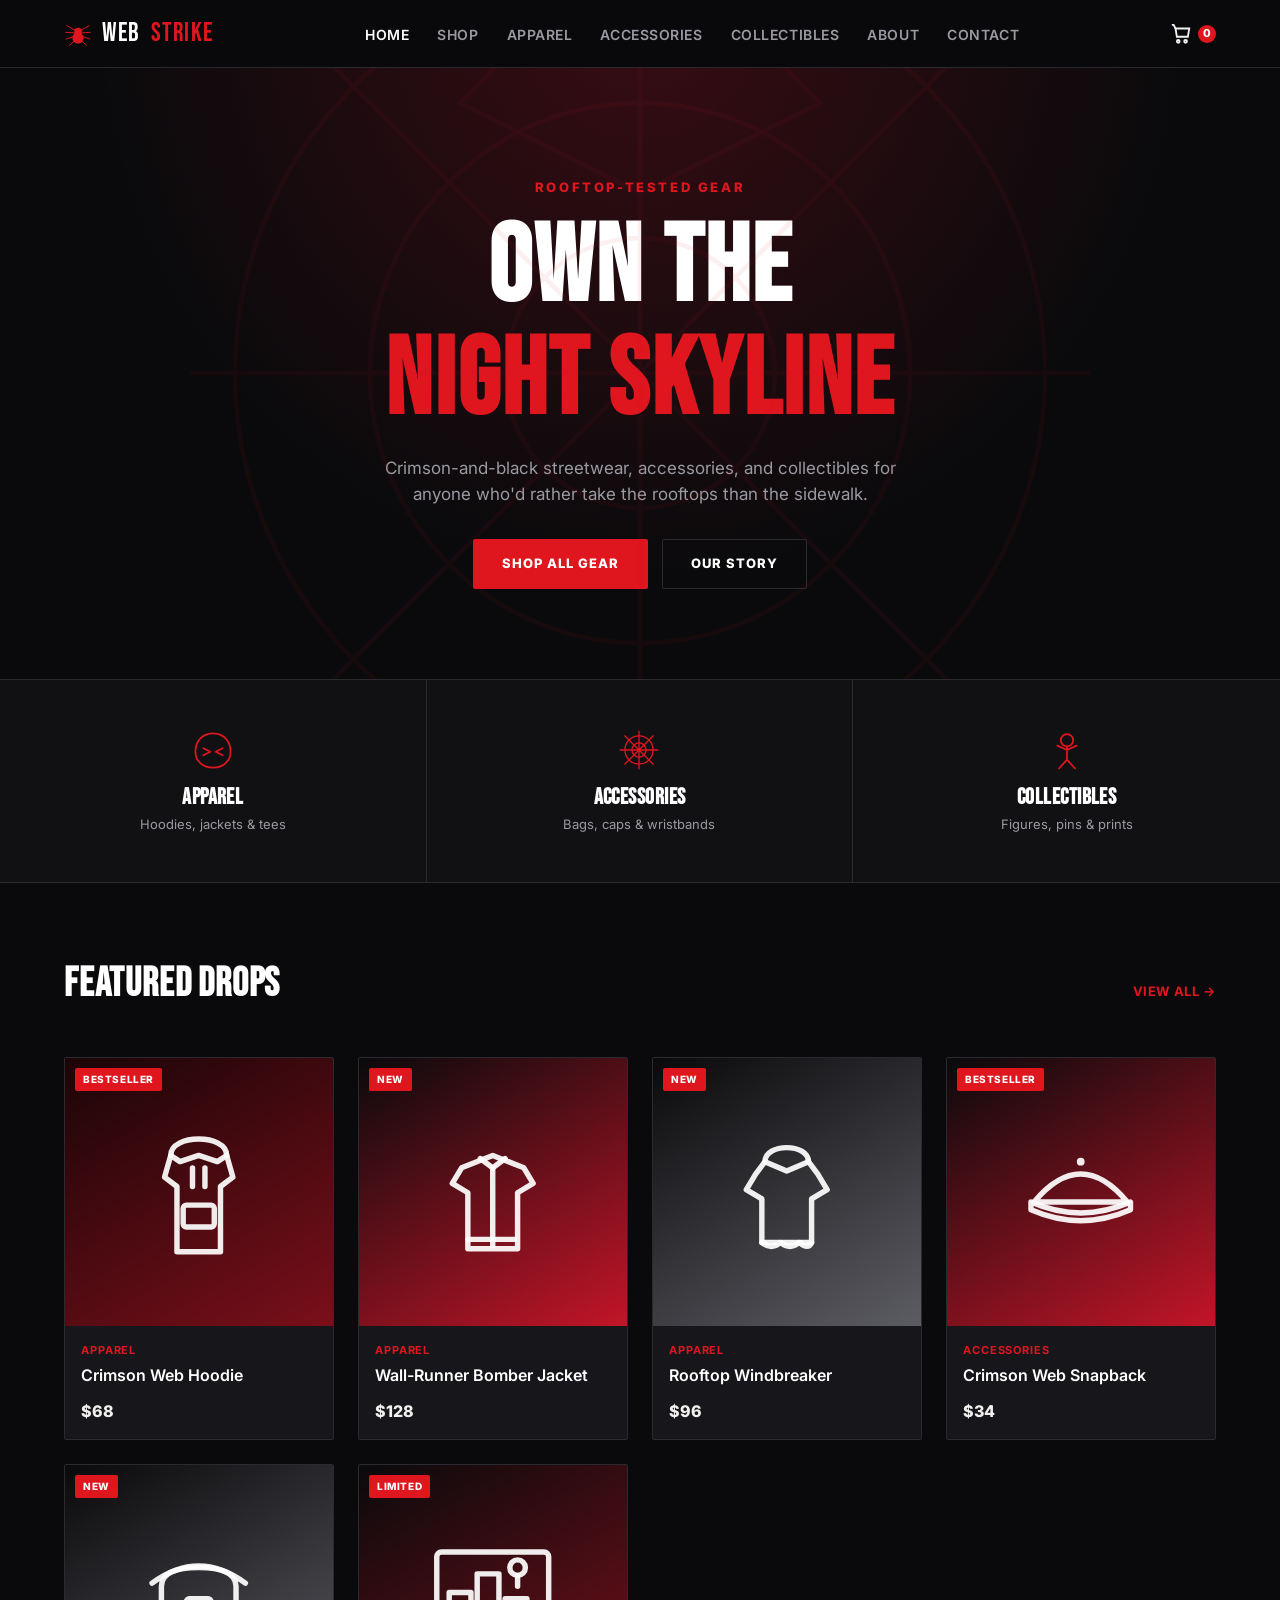
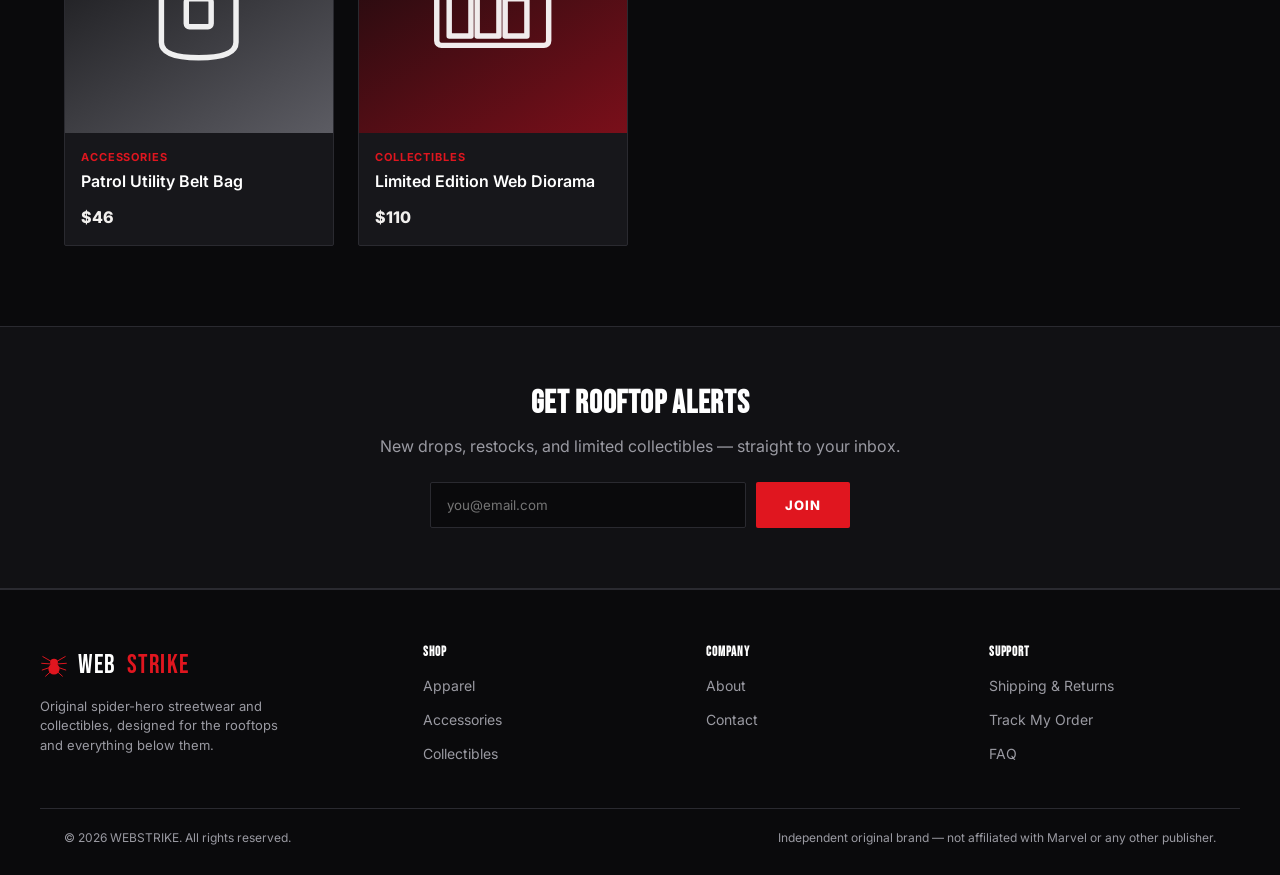
<file: web-store/index.html>
<!doctype html>
<html lang="en">
<head>
  <meta charset="UTF-8" />
  <meta name="viewport" content="width=device-width, initial-scale=1.0" />
  <title>WEBSTRIKE — Spider-Hero Streetwear &amp; Collectibles</title>
  <meta name="description" content="Original spider-hero themed streetwear, accessories, and collectibles. Crimson-and-black apparel built for rooftop nights." />
  <link rel="icon" href="data:image/svg+xml,%3Csvg xmlns='http://www.w3.org/2000/svg' viewBox='0 0 100 100'%3E%3Ccircle cx='50' cy='42' r='14' fill='%23e0161f'/%3E%3Ccircle cx='50' cy='64' r='20' fill='%23e0161f'/%3E%3C/svg%3E" />
  <link rel="stylesheet" href="css/styles.css" />
</head>
<body>

  <header class="site-header">
    <nav class="nav">
      <a href="index.html" class="logo">
        <span class="icon-spider-wrap" data-logo-icon></span>
        WEB<span>STRIKE</span>
      </a>
      <button class="nav-toggle" data-nav-toggle aria-label="Toggle menu">&#9776;</button>
      <ul class="nav-links" data-nav-links>
        <li><a href="index.html" class="active">Home</a></li>
        <li><a href="shop.html">Shop</a></li>
        <li><a href="shop.html?category=apparel">Apparel</a></li>
        <li><a href="shop.html?category=accessories">Accessories</a></li>
        <li><a href="shop.html?category=collectibles">Collectibles</a></li>
        <li><a href="about.html">About</a></li>
        <li><a href="contact.html">Contact</a></li>
      </ul>
      <div class="nav-actions">
        <a href="cart.html" class="cart-link">
          <svg viewBox="0 0 24 24" fill="none" stroke="currentColor" stroke-width="2"><path d="M6 6h15l-1.5 9h-12z"/><path d="M6 6L4 2H2"/><circle cx="9" cy="20" r="1.5"/><circle cx="17" cy="20" r="1.5"/></svg>
          <span class="cart-badge" data-cart-count hidden>0</span>
        </a>
      </div>
    </nav>
  </header>

  <section class="hero">
    <div class="web-bg" data-web-bg></div>
    <p class="hero-eyebrow">Rooftop-Tested Gear</p>
    <h1>OWN THE<br /><span>NIGHT SKYLINE</span></h1>
    <p class="lead">Crimson-and-black streetwear, accessories, and collectibles for anyone who'd rather take the rooftops than the sidewalk.</p>
    <div class="hero-actions">
      <a href="shop.html" class="btn btn-primary">Shop All Gear</a>
      <a href="about.html" class="btn btn-outline">Our Story</a>
    </div>
  </section>

  <div class="category-strip">
    <a class="category-tile" href="shop.html?category=apparel">
      <span data-cat-icon="mask"></span>
      <h3>Apparel</h3>
      <p>Hoodies, jackets &amp; tees</p>
    </a>
    <a class="category-tile" href="shop.html?category=accessories">
      <span data-cat-icon="web"></span>
      <h3>Accessories</h3>
      <p>Bags, caps &amp; wristbands</p>
    </a>
    <a class="category-tile" href="shop.html?category=collectibles">
      <span data-cat-icon="figure"></span>
      <h3>Collectibles</h3>
      <p>Figures, pins &amp; prints</p>
    </a>
  </div>

  <section class="section">
    <div class="container">
      <div class="section-head">
        <h2>Featured Drops</h2>
        <a href="shop.html" class="view-all">View All &rarr;</a>
      </div>
      <div class="product-grid" data-featured-grid></div>
    </div>
  </section>

  <section class="newsletter">
    <div class="container">
      <h2>Get Rooftop Alerts</h2>
      <p>New drops, restocks, and limited collectibles — straight to your inbox.</p>
      <form class="newsletter-form" data-newsletter-form>
        <input type="email" required placeholder="you@email.com" aria-label="Email address" />
        <button type="submit" class="btn btn-primary">Join</button>
      </form>
    </div>
  </section>

  <footer class="site-footer">
    <div class="footer-grid">
      <div class="footer-brand">
        <a href="index.html" class="logo"><span class="icon-spider-wrap" data-logo-icon></span>WEB<span>STRIKE</span></a>
        <p>Original spider-hero streetwear and collectibles, designed for the rooftops and everything below them.</p>
      </div>
      <div class="footer-col">
        <h4>Shop</h4>
        <ul>
          <li><a href="shop.html?category=apparel">Apparel</a></li>
          <li><a href="shop.html?category=accessories">Accessories</a></li>
          <li><a href="shop.html?category=collectibles">Collectibles</a></li>
        </ul>
      </div>
      <div class="footer-col">
        <h4>Company</h4>
        <ul>
          <li><a href="about.html">About</a></li>
          <li><a href="contact.html">Contact</a></li>
        </ul>
      </div>
      <div class="footer-col">
        <h4>Support</h4>
        <ul>
          <li><a href="contact.html">Shipping &amp; Returns</a></li>
          <li><a href="contact.html">Track My Order</a></li>
          <li><a href="contact.html">FAQ</a></li>
        </ul>
      </div>
    </div>
    <div class="footer-bottom container">
      <span>&copy; 2026 WEBSTRIKE. All rights reserved.</span>
      <span>Independent original brand — not affiliated with Marvel or any other publisher.</span>
    </div>
  </footer>

  <script src="js/icons.js"></script>
  <script src="js/products.js"></script>
  <script src="js/cart.js"></script>
  <script src="js/main.js"></script>
  <script>
    document.querySelectorAll("[data-logo-icon]").forEach((el) => (el.innerHTML = spiderMarkSVG()));
    document.querySelectorAll("[data-web-bg]").forEach((el) => (el.innerHTML = webCrackSVG()));
    document.querySelectorAll("[data-cat-icon]").forEach((el) => (el.innerHTML = categoryIcon(el.dataset.catIcon)));

    function productCardHTML(p) {
      return `
        <a class="product-card" href="product.html?id=${p.id}">
          <div class="product-media" style="background: linear-gradient(150deg, ${p.colorway[0]}, ${p.colorway[1]})">
            ${p.badge ? `<span class="product-badge">${p.badge}</span>` : ""}
            ${productMediaHTML(p)}
          </div>
          <div class="product-info">
            <span class="product-category">${p.category}</span>
            <span class="product-name">${p.name}</span>
            <span class="product-price">$${p.price}</span>
          </div>
        </a>`;
    }

    const featured = PRODUCTS.filter((p) => p.badge).slice(0, 8);
    document.querySelector("[data-featured-grid]").innerHTML = featured.map(productCardHTML).join("");
  </script>
</body>
</html>
</file>
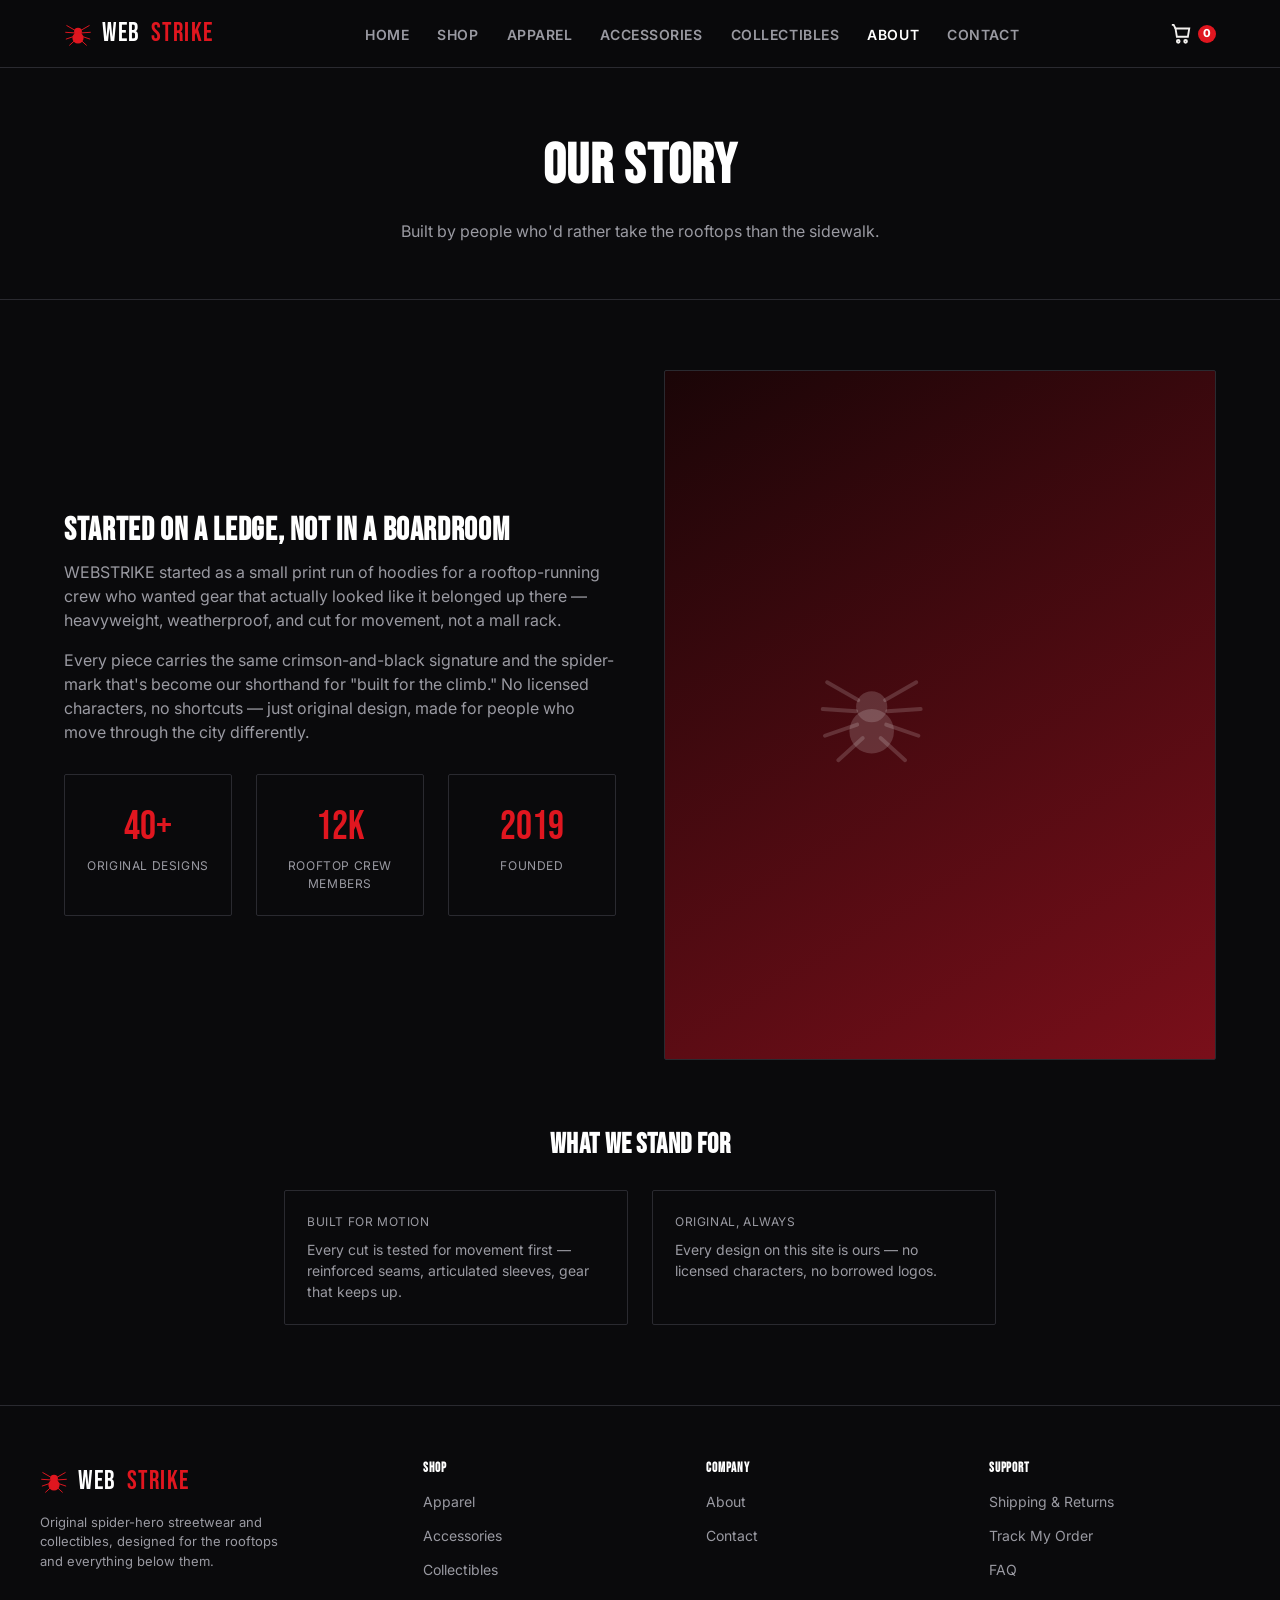
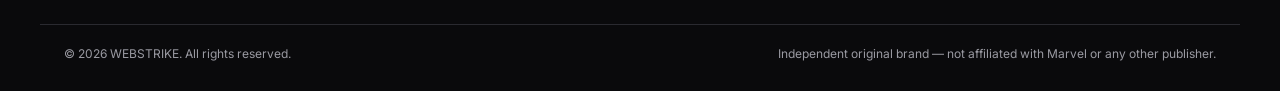
<file: web-store/about.html>
<!doctype html>
<html lang="en">
<head>
  <meta charset="UTF-8" />
  <meta name="viewport" content="width=device-width, initial-scale=1.0" />
  <title>Our Story — WEBSTRIKE</title>
  <meta name="description" content="The story behind WEBSTRIKE — original spider-hero streetwear built for rooftop nights." />
  <link rel="icon" href="data:image/svg+xml,%3Csvg xmlns='http://www.w3.org/2000/svg' viewBox='0 0 100 100'%3E%3Ccircle cx='50' cy='42' r='14' fill='%23e0161f'/%3E%3Ccircle cx='50' cy='64' r='20' fill='%23e0161f'/%3E%3C/svg%3E" />
  <link rel="stylesheet" href="css/styles.css" />
</head>
<body>

  <header class="site-header">
    <nav class="nav">
      <a href="index.html" class="logo"><span class="icon-spider-wrap" data-logo-icon></span>WEB<span>STRIKE</span></a>
      <button class="nav-toggle" data-nav-toggle aria-label="Toggle menu">&#9776;</button>
      <ul class="nav-links" data-nav-links>
        <li><a href="index.html">Home</a></li>
        <li><a href="shop.html">Shop</a></li>
        <li><a href="shop.html?category=apparel">Apparel</a></li>
        <li><a href="shop.html?category=accessories">Accessories</a></li>
        <li><a href="shop.html?category=collectibles">Collectibles</a></li>
        <li><a href="about.html" class="active">About</a></li>
        <li><a href="contact.html">Contact</a></li>
      </ul>
      <div class="nav-actions">
        <a href="cart.html" class="cart-link">
          <svg viewBox="0 0 24 24" fill="none" stroke="currentColor" stroke-width="2"><path d="M6 6h15l-1.5 9h-12z"/><path d="M6 6L4 2H2"/><circle cx="9" cy="20" r="1.5"/><circle cx="17" cy="20" r="1.5"/></svg>
          <span class="cart-badge" data-cart-count hidden>0</span>
        </a>
      </div>
    </nav>
  </header>

  <div class="page-hero">
    <h1>Our Story</h1>
    <p>Built by people who'd rather take the rooftops than the sidewalk.</p>
  </div>

  <div class="two-col">
    <div>
      <h2 style="color:var(--white); font-size:32px;">Started On A Ledge, Not In A Boardroom</h2>
      <p>WEBSTRIKE started as a small print run of hoodies for a rooftop-running crew who wanted gear that actually looked like it belonged up there — heavyweight, weatherproof, and cut for movement, not a mall rack.</p>
      <p>Every piece carries the same crimson-and-black signature and the spider-mark that's become our shorthand for "built for the climb." No licensed characters, no shortcuts — just original design, made for people who move through the city differently.</p>
      <div class="stat-grid">
        <div class="stat-box"><div class="num">40+</div><div class="label">Original Designs</div></div>
        <div class="stat-box"><div class="num">12K</div><div class="label">Rooftop Crew Members</div></div>
        <div class="stat-box"><div class="num">2019</div><div class="label">Founded</div></div>
      </div>
    </div>
    <div class="product-detail-media" style="background: linear-gradient(150deg, #1a0507, #7a0f1a); aspect-ratio: 4/5;">
      <span data-hero-icon></span>
    </div>
  </div>

  <section class="section" style="padding-top:0;">
    <div class="container" style="max-width:760px;">
      <h2 style="color:var(--white); font-size:28px; text-align:center;">What We Stand For</h2>
      <div class="stat-grid" style="grid-template-columns: 1fr 1fr;">
        <div class="stat-box" style="text-align:left;">
          <div class="label" style="margin-bottom:8px;">Built For Motion</div>
          <p style="margin:0; font-size:14px;">Every cut is tested for movement first — reinforced seams, articulated sleeves, gear that keeps up.</p>
        </div>
        <div class="stat-box" style="text-align:left;">
          <div class="label" style="margin-bottom:8px;">Original, Always</div>
          <p style="margin:0; font-size:14px;">Every design on this site is ours — no licensed characters, no borrowed logos.</p>
        </div>
      </div>
    </div>
  </section>

  <footer class="site-footer">
    <div class="footer-grid">
      <div class="footer-brand">
        <a href="index.html" class="logo"><span class="icon-spider-wrap" data-logo-icon></span>WEB<span>STRIKE</span></a>
        <p>Original spider-hero streetwear and collectibles, designed for the rooftops and everything below them.</p>
      </div>
      <div class="footer-col">
        <h4>Shop</h4>
        <ul>
          <li><a href="shop.html?category=apparel">Apparel</a></li>
          <li><a href="shop.html?category=accessories">Accessories</a></li>
          <li><a href="shop.html?category=collectibles">Collectibles</a></li>
        </ul>
      </div>
      <div class="footer-col">
        <h4>Company</h4>
        <ul>
          <li><a href="about.html">About</a></li>
          <li><a href="contact.html">Contact</a></li>
        </ul>
      </div>
      <div class="footer-col">
        <h4>Support</h4>
        <ul>
          <li><a href="contact.html">Shipping &amp; Returns</a></li>
          <li><a href="contact.html">Track My Order</a></li>
          <li><a href="contact.html">FAQ</a></li>
        </ul>
      </div>
    </div>
    <div class="footer-bottom container">
      <span>&copy; 2026 WEBSTRIKE. All rights reserved.</span>
      <span>Independent original brand — not affiliated with Marvel or any other publisher.</span>
    </div>
  </footer>

  <script src="js/icons.js"></script>
  <script src="js/products.js"></script>
  <script src="js/cart.js"></script>
  <script src="js/main.js"></script>
  <script>
    document.querySelectorAll("[data-logo-icon]").forEach((el) => (el.innerHTML = spiderMarkSVG()));
    document.querySelectorAll("[data-hero-icon]").forEach((el) => {
      el.innerHTML = spiderMarkSVG();
      el.style.width = "45%";
      el.style.color = "rgba(255,255,255,0.18)";
    });
  </script>
</body>
</html>
</file>
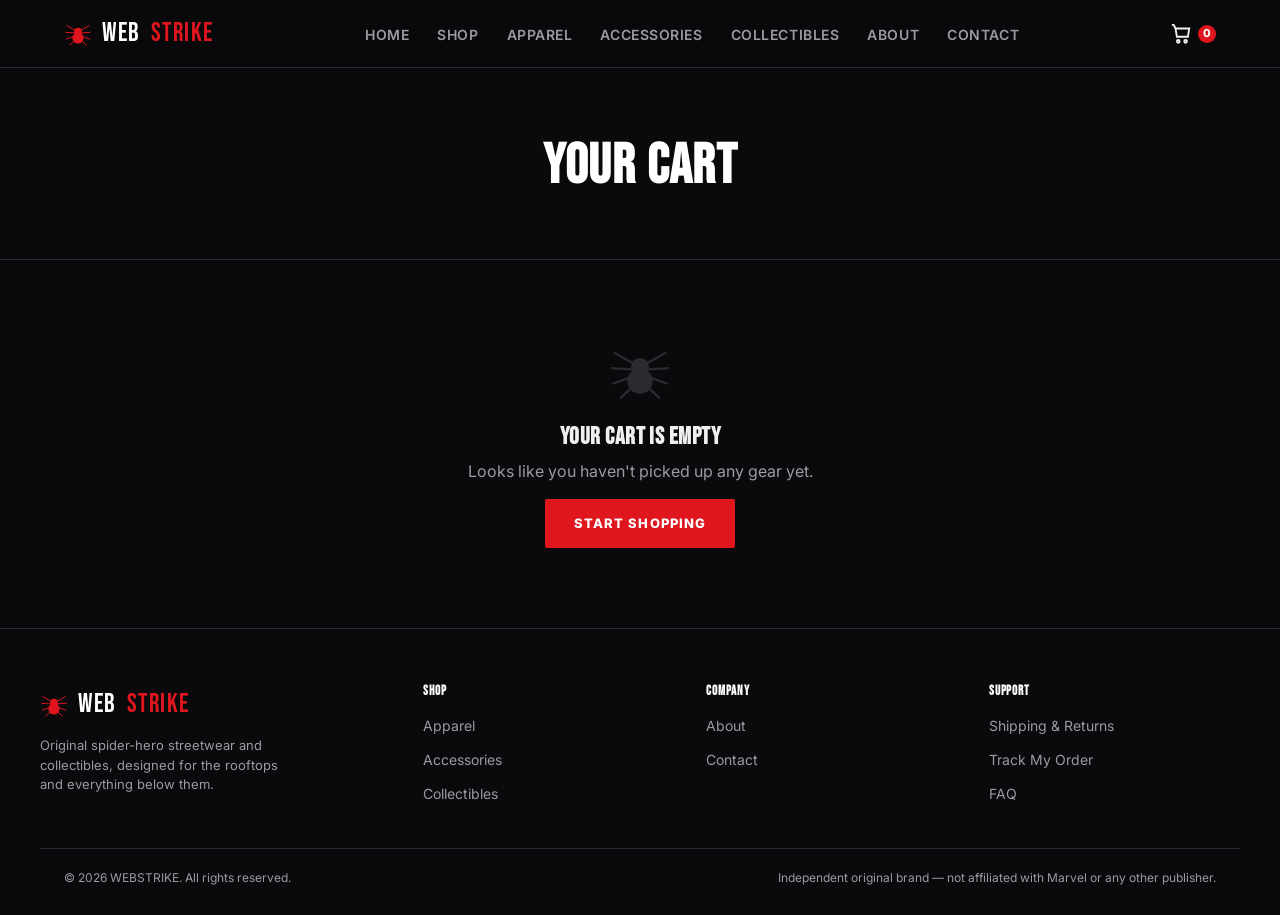
<file: web-store/cart.html>
<!doctype html>
<html lang="en">
<head>
  <meta charset="UTF-8" />
  <meta name="viewport" content="width=device-width, initial-scale=1.0" />
  <title>Your Cart — WEBSTRIKE</title>
  <link rel="icon" href="data:image/svg+xml,%3Csvg xmlns='http://www.w3.org/2000/svg' viewBox='0 0 100 100'%3E%3Ccircle cx='50' cy='42' r='14' fill='%23e0161f'/%3E%3Ccircle cx='50' cy='64' r='20' fill='%23e0161f'/%3E%3C/svg%3E" />
  <link rel="stylesheet" href="css/styles.css" />
</head>
<body>

  <header class="site-header">
    <nav class="nav">
      <a href="index.html" class="logo"><span class="icon-spider-wrap" data-logo-icon></span>WEB<span>STRIKE</span></a>
      <button class="nav-toggle" data-nav-toggle aria-label="Toggle menu">&#9776;</button>
      <ul class="nav-links" data-nav-links>
        <li><a href="index.html">Home</a></li>
        <li><a href="shop.html">Shop</a></li>
        <li><a href="shop.html?category=apparel">Apparel</a></li>
        <li><a href="shop.html?category=accessories">Accessories</a></li>
        <li><a href="shop.html?category=collectibles">Collectibles</a></li>
        <li><a href="about.html">About</a></li>
        <li><a href="contact.html">Contact</a></li>
      </ul>
      <div class="nav-actions">
        <a href="cart.html" class="cart-link active">
          <svg viewBox="0 0 24 24" fill="none" stroke="currentColor" stroke-width="2"><path d="M6 6h15l-1.5 9h-12z"/><path d="M6 6L4 2H2"/><circle cx="9" cy="20" r="1.5"/><circle cx="17" cy="20" r="1.5"/></svg>
          <span class="cart-badge" data-cart-count hidden>0</span>
        </a>
      </div>
    </nav>
  </header>

  <div class="page-hero">
    <h1>Your Cart</h1>
  </div>

  <div id="cart-root"></div>

  <footer class="site-footer">
    <div class="footer-grid">
      <div class="footer-brand">
        <a href="index.html" class="logo"><span class="icon-spider-wrap" data-logo-icon></span>WEB<span>STRIKE</span></a>
        <p>Original spider-hero streetwear and collectibles, designed for the rooftops and everything below them.</p>
      </div>
      <div class="footer-col">
        <h4>Shop</h4>
        <ul>
          <li><a href="shop.html?category=apparel">Apparel</a></li>
          <li><a href="shop.html?category=accessories">Accessories</a></li>
          <li><a href="shop.html?category=collectibles">Collectibles</a></li>
        </ul>
      </div>
      <div class="footer-col">
        <h4>Company</h4>
        <ul>
          <li><a href="about.html">About</a></li>
          <li><a href="contact.html">Contact</a></li>
        </ul>
      </div>
      <div class="footer-col">
        <h4>Support</h4>
        <ul>
          <li><a href="contact.html">Shipping &amp; Returns</a></li>
          <li><a href="contact.html">Track My Order</a></li>
          <li><a href="contact.html">FAQ</a></li>
        </ul>
      </div>
    </div>
    <div class="footer-bottom container">
      <span>&copy; 2026 WEBSTRIKE. All rights reserved.</span>
      <span>Independent original brand — not affiliated with Marvel or any other publisher.</span>
    </div>
  </footer>

  <script src="js/icons.js"></script>
  <script src="js/products.js"></script>
  <script src="js/cart.js"></script>
  <script src="js/main.js"></script>
  <script>
    document.querySelectorAll("[data-logo-icon]").forEach((el) => (el.innerHTML = spiderMarkSVG()));

    const root = document.getElementById("cart-root");

    function renderCart() {
      const cart = getCart();

      if (cart.length === 0) {
        root.innerHTML = `
          <div class="empty-state">
            ${spiderMarkSVG()}
            <h2>Your Cart Is Empty</h2>
            <p>Looks like you haven't picked up any gear yet.</p>
            <a href="shop.html" class="btn btn-primary">Start Shopping</a>
          </div>`;
        return;
      }

      const itemsHTML = cart
        .map((item) => {
          const p = getProductById(item.id);
          if (!p) return "";
          return `
            <div class="cart-item">
              <div class="cart-item-media" style="background: linear-gradient(150deg, ${p.colorway[0]}, ${p.colorway[1]})">
                ${productMediaHTML(p)}
              </div>
              <div>
                <div class="cart-item-name">${p.name}</div>
                <div class="cart-item-meta">Size: ${item.size} &middot; $${p.price} each</div>
                <div class="qty-control" style="margin-top:10px">
                  <button type="button" data-qty-down="${p.id}|${item.size}" aria-label="Decrease quantity">&minus;</button>
                  <span>${item.qty}</span>
                  <button type="button" data-qty-up="${p.id}|${item.size}" aria-label="Increase quantity">+</button>
                </div>
              </div>
              <div class="cart-item-right">
                <strong>$${(p.price * item.qty).toFixed(2)}</strong>
                <button type="button" class="cart-item-remove" data-remove="${p.id}|${item.size}">Remove</button>
              </div>
            </div>`;
        })
        .join("");

      const subtotal = getCartTotal();
      const shipping = subtotal > 0 ? 8 : 0;

      root.innerHTML = `
        <div class="cart-page">
          <div class="cart-items">${itemsHTML}</div>
          <div class="summary-box">
            <div class="summary-row"><span>Subtotal</span><span>$${subtotal.toFixed(2)}</span></div>
            <div class="summary-row"><span>Shipping</span><span>$${shipping.toFixed(2)}</span></div>
            <div class="summary-row total"><span>Total</span><span>$${(subtotal + shipping).toFixed(2)}</span></div>
            <button type="button" class="btn btn-primary btn-block" style="margin-top:18px" data-checkout>Checkout</button>
            <a href="shop.html" class="btn btn-outline btn-block" style="margin-top:10px">Continue Shopping</a>
          </div>
        </div>`;

      root.querySelectorAll("[data-qty-up]").forEach((btn) => {
        btn.addEventListener("click", () => {
          const [id, size] = btn.dataset.qtyUp.split("|");
          const item = getCart().find((i) => i.id === id && i.size === size);
          updateCartItemQty(id, size, item.qty + 1);
          renderCart();
        });
      });
      root.querySelectorAll("[data-qty-down]").forEach((btn) => {
        btn.addEventListener("click", () => {
          const [id, size] = btn.dataset.qtyDown.split("|");
          const item = getCart().find((i) => i.id === id && i.size === size);
          updateCartItemQty(id, size, item.qty - 1);
          renderCart();
        });
      });
      root.querySelectorAll("[data-remove]").forEach((btn) => {
        btn.addEventListener("click", () => {
          const [id, size] = btn.dataset.remove.split("|");
          removeFromCart(id, size);
          renderCart();
        });
      });
      const checkoutBtn = root.querySelector("[data-checkout]");
      if (checkoutBtn) {
        checkoutBtn.addEventListener("click", () => {
          alert("This is a demo store — checkout isn't connected to a real payment processor yet.");
        });
      }
    }

    renderCart();
  </script>
</body>
</html>
</file>
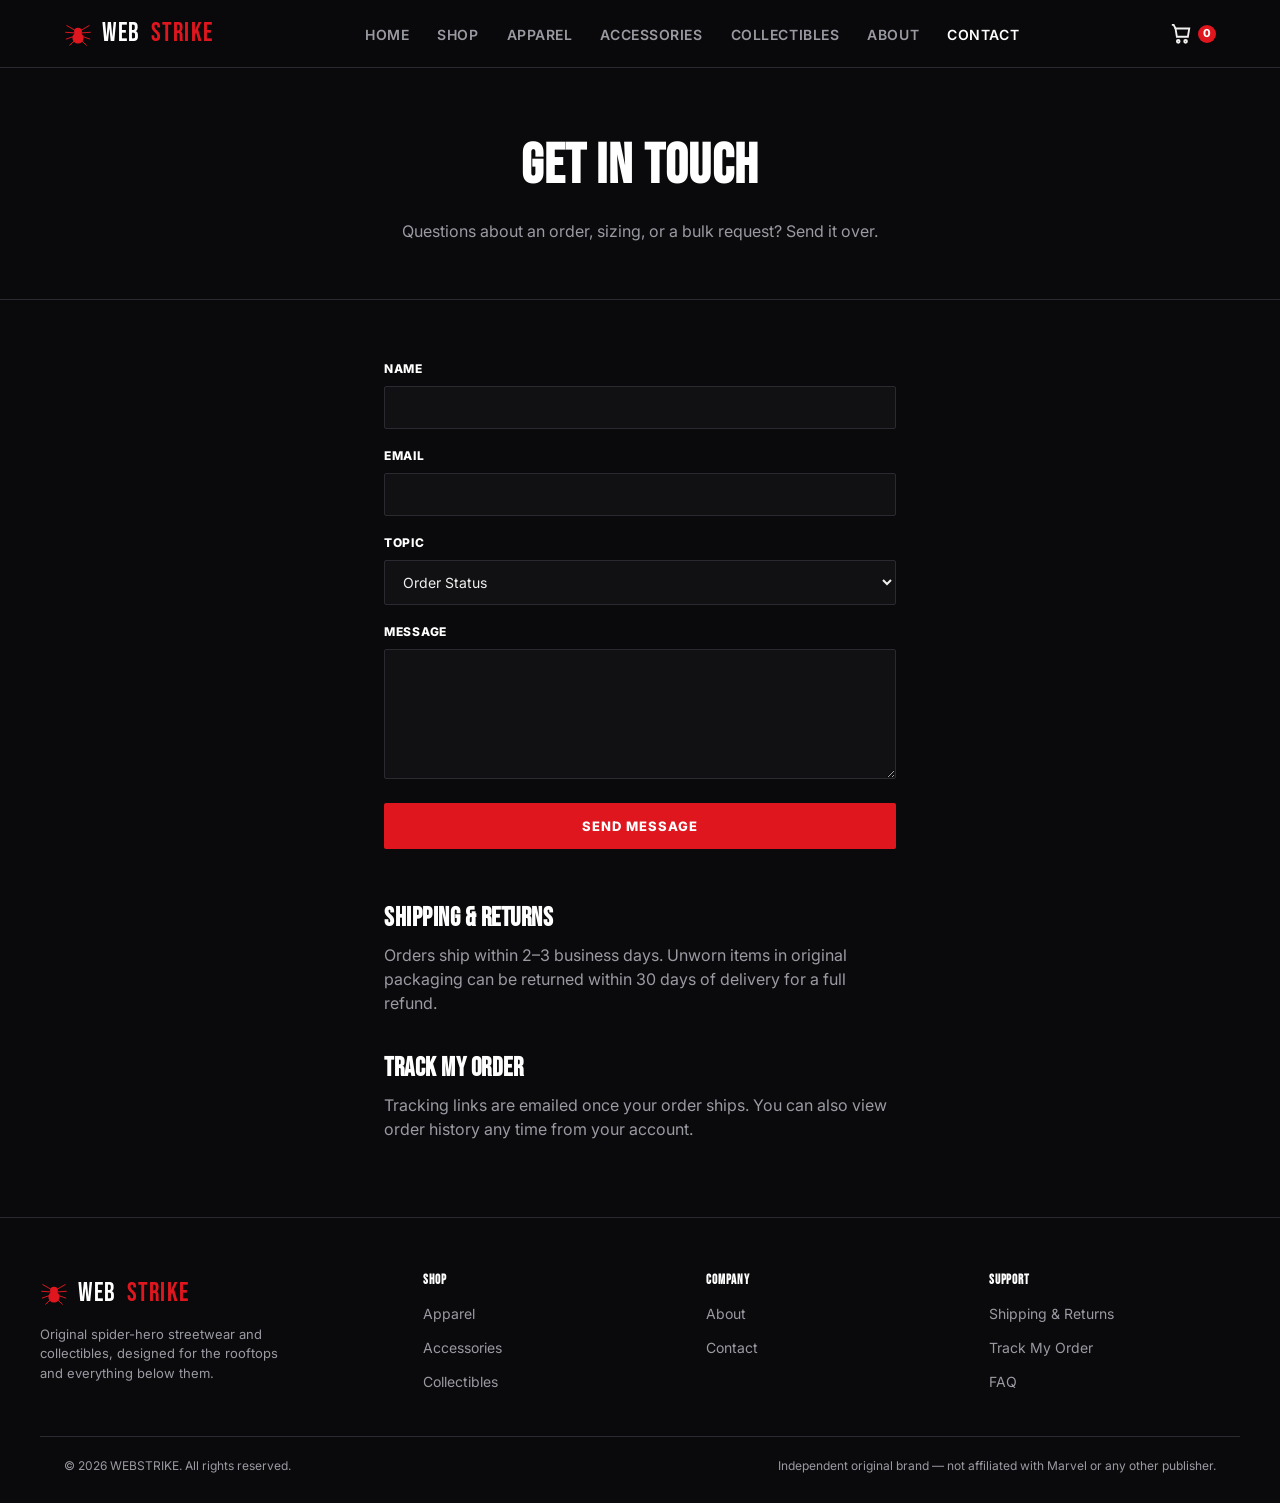
<file: web-store/contact.html>
<!doctype html>
<html lang="en">
<head>
  <meta charset="UTF-8" />
  <meta name="viewport" content="width=device-width, initial-scale=1.0" />
  <title>Contact — WEBSTRIKE</title>
  <meta name="description" content="Get in touch with WEBSTRIKE — order help, shipping questions, and more." />
  <link rel="icon" href="data:image/svg+xml,%3Csvg xmlns='http://www.w3.org/2000/svg' viewBox='0 0 100 100'%3E%3Ccircle cx='50' cy='42' r='14' fill='%23e0161f'/%3E%3Ccircle cx='50' cy='64' r='20' fill='%23e0161f'/%3E%3C/svg%3E" />
  <link rel="stylesheet" href="css/styles.css" />
</head>
<body>

  <header class="site-header">
    <nav class="nav">
      <a href="index.html" class="logo"><span class="icon-spider-wrap" data-logo-icon></span>WEB<span>STRIKE</span></a>
      <button class="nav-toggle" data-nav-toggle aria-label="Toggle menu">&#9776;</button>
      <ul class="nav-links" data-nav-links>
        <li><a href="index.html">Home</a></li>
        <li><a href="shop.html">Shop</a></li>
        <li><a href="shop.html?category=apparel">Apparel</a></li>
        <li><a href="shop.html?category=accessories">Accessories</a></li>
        <li><a href="shop.html?category=collectibles">Collectibles</a></li>
        <li><a href="about.html">About</a></li>
        <li><a href="contact.html" class="active">Contact</a></li>
      </ul>
      <div class="nav-actions">
        <a href="cart.html" class="cart-link">
          <svg viewBox="0 0 24 24" fill="none" stroke="currentColor" stroke-width="2"><path d="M6 6h15l-1.5 9h-12z"/><path d="M6 6L4 2H2"/><circle cx="9" cy="20" r="1.5"/><circle cx="17" cy="20" r="1.5"/></svg>
          <span class="cart-badge" data-cart-count hidden>0</span>
        </a>
      </div>
    </nav>
  </header>

  <div class="page-hero">
    <h1>Get In Touch</h1>
    <p>Questions about an order, sizing, or a bulk request? Send it over.</p>
  </div>

  <div class="content-wrap" style="max-width:560px;">
    <div class="form-success" data-form-success>Thanks — your message has been received. We'll get back to you within 1–2 business days.</div>
    <form class="form-grid" data-contact-form>
      <div class="field">
        <label for="name">Name</label>
        <input id="name" name="name" type="text" required />
      </div>
      <div class="field">
        <label for="email">Email</label>
        <input id="email" name="email" type="email" required />
      </div>
      <div class="field">
        <label for="topic">Topic</label>
        <select id="topic" name="topic">
          <option>Order Status</option>
          <option>Sizing Help</option>
          <option>Returns &amp; Exchanges</option>
          <option>Wholesale / Bulk</option>
          <option>Something Else</option>
        </select>
      </div>
      <div class="field">
        <label for="message">Message</label>
        <textarea id="message" name="message" required></textarea>
      </div>
      <button type="submit" class="btn btn-primary btn-block">Send Message</button>
    </form>

    <h2 style="margin-top:56px;">Shipping &amp; Returns</h2>
    <p style="color:var(--muted);">Orders ship within 2–3 business days. Unworn items in original packaging can be returned within 30 days of delivery for a full refund.</p>

    <h2>Track My Order</h2>
    <p style="color:var(--muted);">Tracking links are emailed once your order ships. You can also view order history any time from your account.</p>
  </div>

  <footer class="site-footer">
    <div class="footer-grid">
      <div class="footer-brand">
        <a href="index.html" class="logo"><span class="icon-spider-wrap" data-logo-icon></span>WEB<span>STRIKE</span></a>
        <p>Original spider-hero streetwear and collectibles, designed for the rooftops and everything below them.</p>
      </div>
      <div class="footer-col">
        <h4>Shop</h4>
        <ul>
          <li><a href="shop.html?category=apparel">Apparel</a></li>
          <li><a href="shop.html?category=accessories">Accessories</a></li>
          <li><a href="shop.html?category=collectibles">Collectibles</a></li>
        </ul>
      </div>
      <div class="footer-col">
        <h4>Company</h4>
        <ul>
          <li><a href="about.html">About</a></li>
          <li><a href="contact.html">Contact</a></li>
        </ul>
      </div>
      <div class="footer-col">
        <h4>Support</h4>
        <ul>
          <li><a href="contact.html">Shipping &amp; Returns</a></li>
          <li><a href="contact.html">Track My Order</a></li>
          <li><a href="contact.html">FAQ</a></li>
        </ul>
      </div>
    </div>
    <div class="footer-bottom container">
      <span>&copy; 2026 WEBSTRIKE. All rights reserved.</span>
      <span>Independent original brand — not affiliated with Marvel or any other publisher.</span>
    </div>
  </footer>

  <script src="js/icons.js"></script>
  <script src="js/products.js"></script>
  <script src="js/cart.js"></script>
  <script src="js/main.js"></script>
  <script>
    document.querySelectorAll("[data-logo-icon]").forEach((el) => (el.innerHTML = spiderMarkSVG()));

    const form = document.querySelector("[data-contact-form]");
    const success = document.querySelector("[data-form-success]");
    form.addEventListener("submit", (e) => {
      e.preventDefault();
      success.classList.add("visible");
      form.reset();
      success.scrollIntoView({ behavior: "smooth", block: "center" });
    });
  </script>
</body>
</html>
</file>
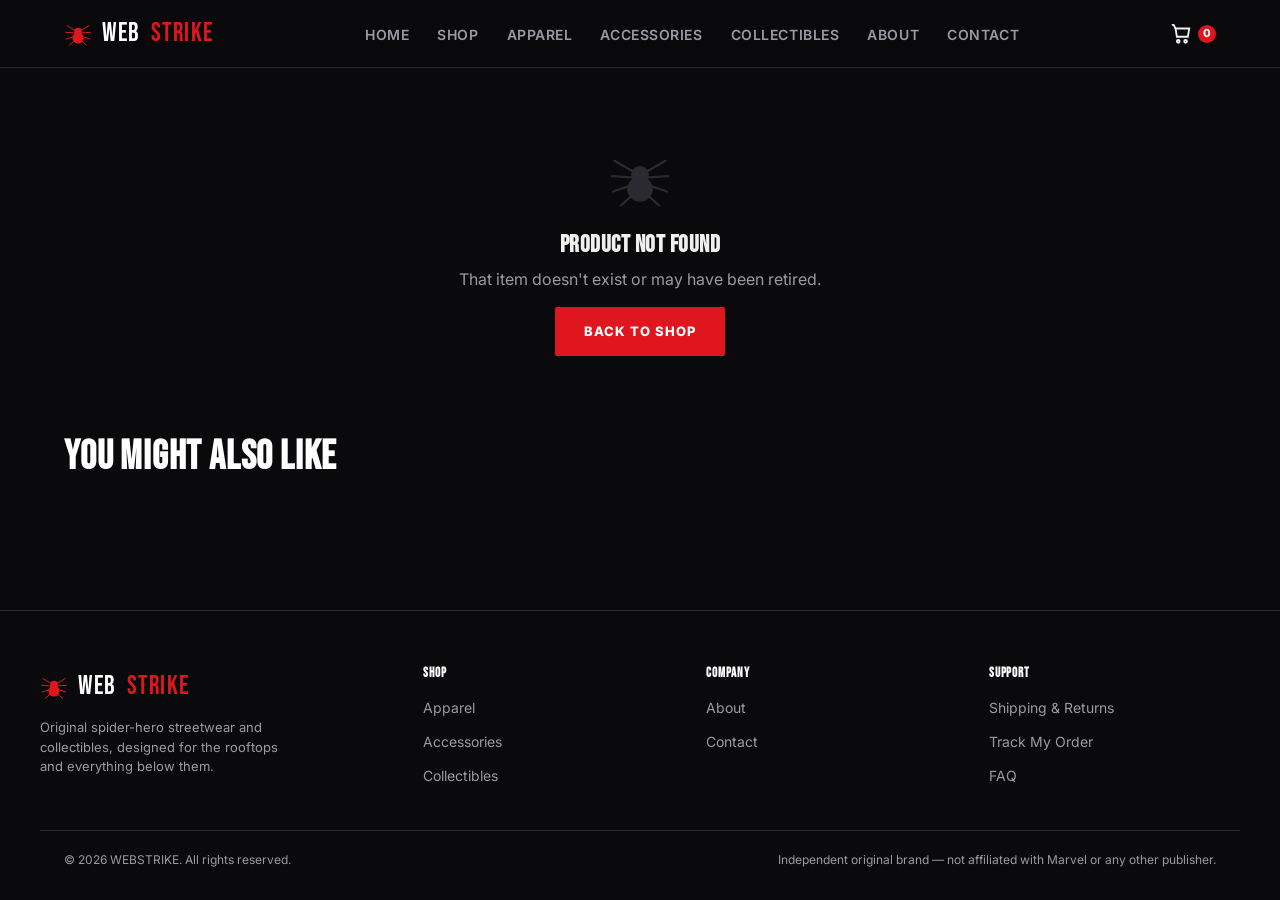
<file: web-store/product.html>
<!doctype html>
<html lang="en">
<head>
  <meta charset="UTF-8" />
  <meta name="viewport" content="width=device-width, initial-scale=1.0" />
  <title data-title>Product — WEBSTRIKE</title>
  <link rel="icon" href="data:image/svg+xml,%3Csvg xmlns='http://www.w3.org/2000/svg' viewBox='0 0 100 100'%3E%3Ccircle cx='50' cy='42' r='14' fill='%23e0161f'/%3E%3Ccircle cx='50' cy='64' r='20' fill='%23e0161f'/%3E%3C/svg%3E" />
  <link rel="stylesheet" href="css/styles.css" />
</head>
<body>

  <header class="site-header">
    <nav class="nav">
      <a href="index.html" class="logo"><span class="icon-spider-wrap" data-logo-icon></span>WEB<span>STRIKE</span></a>
      <button class="nav-toggle" data-nav-toggle aria-label="Toggle menu">&#9776;</button>
      <ul class="nav-links" data-nav-links>
        <li><a href="index.html">Home</a></li>
        <li><a href="shop.html">Shop</a></li>
        <li><a href="shop.html?category=apparel">Apparel</a></li>
        <li><a href="shop.html?category=accessories">Accessories</a></li>
        <li><a href="shop.html?category=collectibles">Collectibles</a></li>
        <li><a href="about.html">About</a></li>
        <li><a href="contact.html">Contact</a></li>
      </ul>
      <div class="nav-actions">
        <a href="cart.html" class="cart-link">
          <svg viewBox="0 0 24 24" fill="none" stroke="currentColor" stroke-width="2"><path d="M6 6h15l-1.5 9h-12z"/><path d="M6 6L4 2H2"/><circle cx="9" cy="20" r="1.5"/><circle cx="17" cy="20" r="1.5"/></svg>
          <span class="cart-badge" data-cart-count hidden>0</span>
        </a>
      </div>
    </nav>
  </header>

  <div id="product-root"></div>

  <section class="section" style="padding-top:0">
    <div class="container">
      <div class="section-head">
        <h2>You Might Also Like</h2>
      </div>
      <div class="product-grid" data-related-grid></div>
    </div>
  </section>

  <footer class="site-footer">
    <div class="footer-grid">
      <div class="footer-brand">
        <a href="index.html" class="logo"><span class="icon-spider-wrap" data-logo-icon></span>WEB<span>STRIKE</span></a>
        <p>Original spider-hero streetwear and collectibles, designed for the rooftops and everything below them.</p>
      </div>
      <div class="footer-col">
        <h4>Shop</h4>
        <ul>
          <li><a href="shop.html?category=apparel">Apparel</a></li>
          <li><a href="shop.html?category=accessories">Accessories</a></li>
          <li><a href="shop.html?category=collectibles">Collectibles</a></li>
        </ul>
      </div>
      <div class="footer-col">
        <h4>Company</h4>
        <ul>
          <li><a href="about.html">About</a></li>
          <li><a href="contact.html">Contact</a></li>
        </ul>
      </div>
      <div class="footer-col">
        <h4>Support</h4>
        <ul>
          <li><a href="contact.html">Shipping &amp; Returns</a></li>
          <li><a href="contact.html">Track My Order</a></li>
          <li><a href="contact.html">FAQ</a></li>
        </ul>
      </div>
    </div>
    <div class="footer-bottom container">
      <span>&copy; 2026 WEBSTRIKE. All rights reserved.</span>
      <span>Independent original brand — not affiliated with Marvel or any other publisher.</span>
    </div>
  </footer>

  <script src="js/icons.js"></script>
  <script src="js/products.js"></script>
  <script src="js/cart.js"></script>
  <script src="js/main.js"></script>
  <script>
    document.querySelectorAll("[data-logo-icon]").forEach((el) => (el.innerHTML = spiderMarkSVG()));

    function productCardHTML(p) {
      return `
        <a class="product-card" href="product.html?id=${p.id}">
          <div class="product-media" style="background: linear-gradient(150deg, ${p.colorway[0]}, ${p.colorway[1]})">
            ${p.badge ? `<span class="product-badge">${p.badge}</span>` : ""}
            ${productMediaHTML(p)}
          </div>
          <div class="product-info">
            <span class="product-category">${p.category}</span>
            <span class="product-name">${p.name}</span>
            <span class="product-price">$${p.price}</span>
          </div>
        </a>`;
    }

    const params = new URLSearchParams(window.location.search);
    const product = getProductById(params.get("id"));
    const root = document.getElementById("product-root");

    if (!product) {
      root.innerHTML = `
        <div class="empty-state">
          ${spiderMarkSVG()}
          <h2>Product Not Found</h2>
          <p>That item doesn't exist or may have been retired.</p>
          <a href="shop.html" class="btn btn-primary">Back to Shop</a>
        </div>`;
    } else {
      document.title = `${product.name} — WEBSTRIKE`;
      document.querySelector("[data-title]").textContent = `${product.name} — WEBSTRIKE`;

      let selectedSize = product.sizes[0];
      let qty = 1;

      root.innerHTML = `
        <div class="product-detail">
          <div class="product-detail-media" style="background: linear-gradient(150deg, ${product.colorway[0]}, ${product.colorway[1]})">
            ${product.badge ? `<span class="product-badge">${product.badge}</span>` : ""}
            ${productMediaHTML(product)}
          </div>
          <div class="product-detail-info">
            <span class="product-category">${product.category}</span>
            <h1>${product.name}</h1>
            <div class="product-detail-price">$${product.price}</div>

            <span class="option-label">Size</span>
            <div class="size-options" data-size-options>
              ${product.sizes
                .map(
                  (s, i) =>
                    `<button type="button" class="size-btn ${i === 0 ? "active" : ""}" data-size="${s}">${s}</button>`
                )
                .join("")}
            </div>

            <span class="option-label">Quantity</span>
            <div class="qty-row">
              <div class="qty-control">
                <button type="button" data-qty-down aria-label="Decrease quantity">&minus;</button>
                <span data-qty-value>1</span>
                <button type="button" data-qty-up aria-label="Increase quantity">+</button>
              </div>
            </div>

            <div class="detail-actions">
              <button type="button" class="btn btn-primary btn-block" data-add-to-cart>Add to Cart</button>
            </div>
            <div class="add-confirm" data-add-confirm>&#10003; Added to cart</div>

            <div class="product-detail-desc">
              <span class="option-label">Details</span>
              <p>${product.description}</p>
            </div>
          </div>
        </div>`;

      root.querySelectorAll("[data-size]").forEach((btn) => {
        btn.addEventListener("click", () => {
          selectedSize = btn.dataset.size;
          root.querySelectorAll("[data-size]").forEach((b) => b.classList.toggle("active", b === btn));
        });
      });

      const qtyValue = root.querySelector("[data-qty-value]");
      root.querySelector("[data-qty-up]").addEventListener("click", () => {
        qty += 1;
        qtyValue.textContent = qty;
      });
      root.querySelector("[data-qty-down]").addEventListener("click", () => {
        qty = Math.max(1, qty - 1);
        qtyValue.textContent = qty;
      });

      const confirm = root.querySelector("[data-add-confirm]");
      root.querySelector("[data-add-to-cart]").addEventListener("click", () => {
        addToCart(product.id, selectedSize, qty);
        confirm.classList.add("visible");
        setTimeout(() => confirm.classList.remove("visible"), 2000);
      });

      const related = PRODUCTS.filter((p) => p.category === product.category && p.id !== product.id).slice(0, 4);
      document.querySelector("[data-related-grid]").innerHTML = related.map(productCardHTML).join("");
    }
  </script>
</body>
</html>
</file>
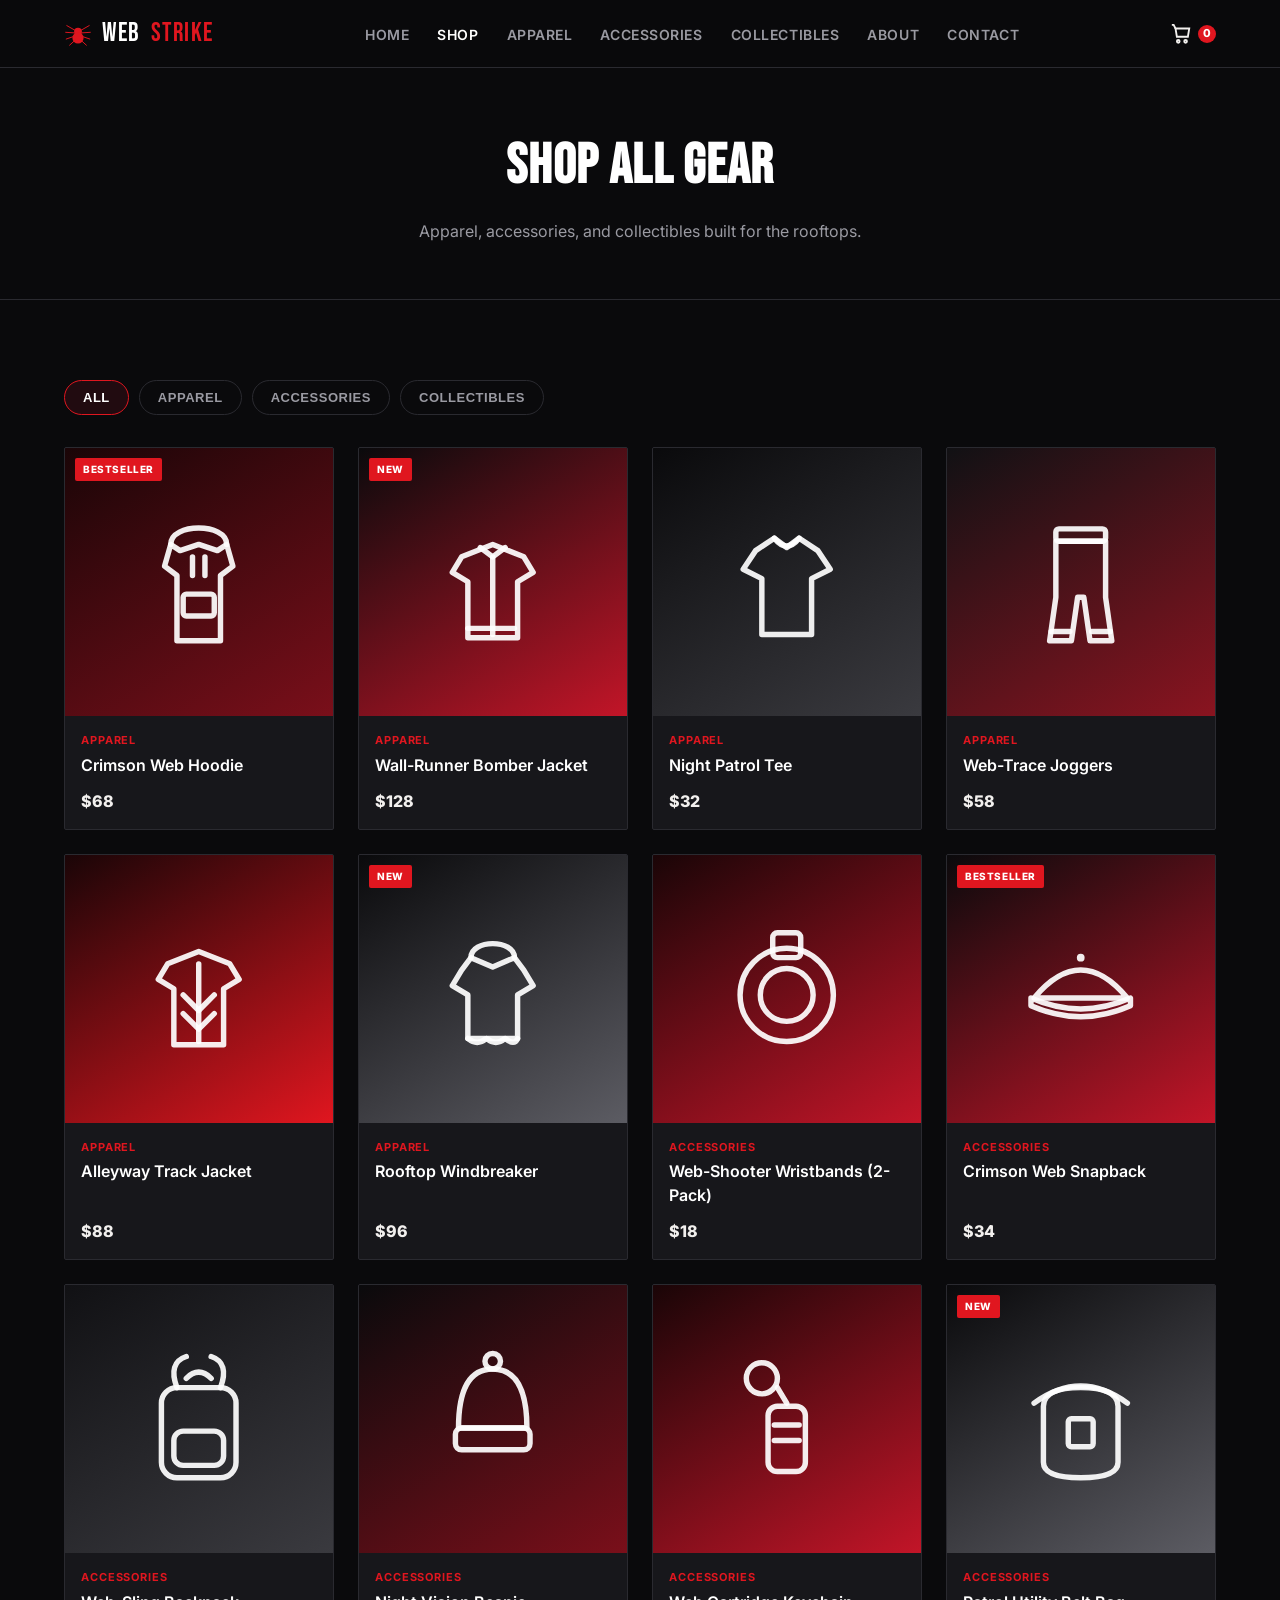
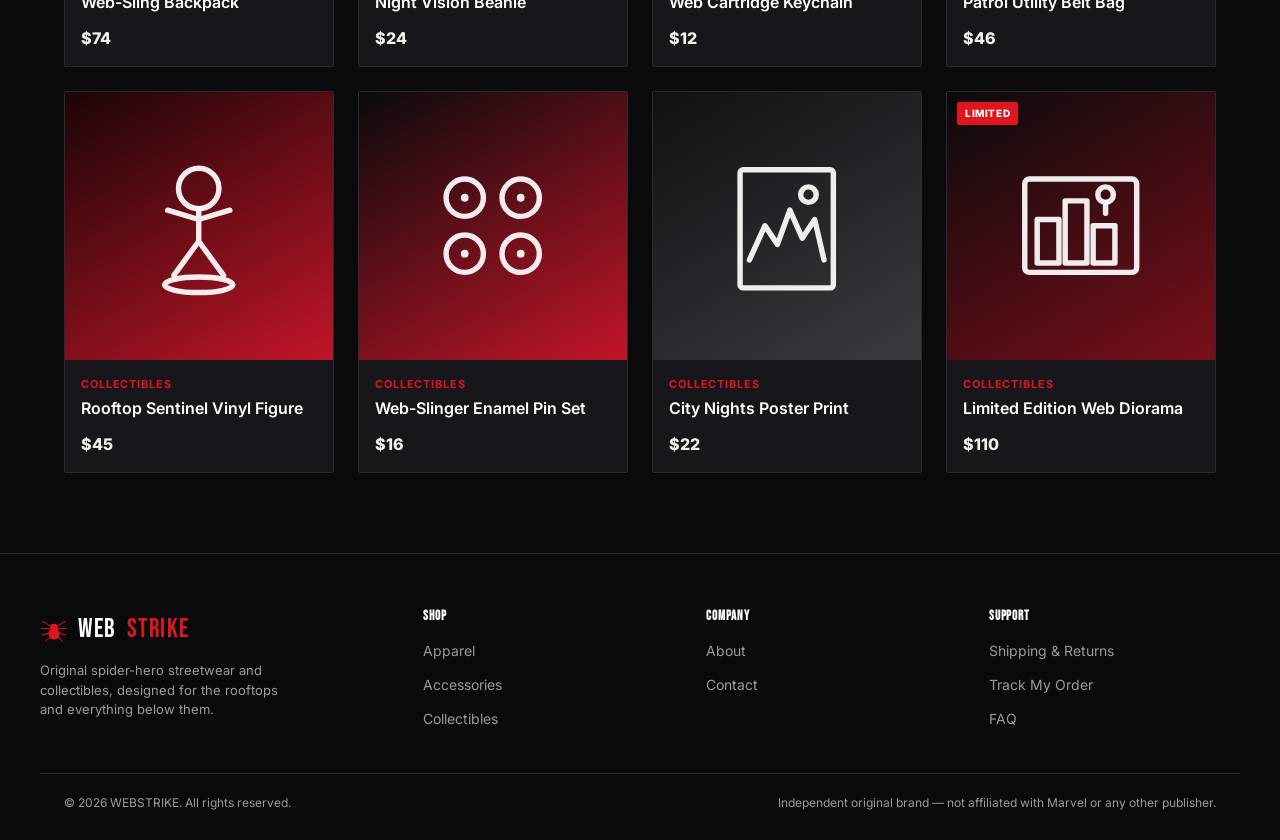
<file: web-store/shop.html>
<!doctype html>
<html lang="en">
<head>
  <meta charset="UTF-8" />
  <meta name="viewport" content="width=device-width, initial-scale=1.0" />
  <title>Shop All Gear — WEBSTRIKE</title>
  <meta name="description" content="Shop the full WEBSTRIKE catalog: apparel, accessories, and collectibles." />
  <link rel="icon" href="data:image/svg+xml,%3Csvg xmlns='http://www.w3.org/2000/svg' viewBox='0 0 100 100'%3E%3Ccircle cx='50' cy='42' r='14' fill='%23e0161f'/%3E%3Ccircle cx='50' cy='64' r='20' fill='%23e0161f'/%3E%3C/svg%3E" />
  <link rel="stylesheet" href="css/styles.css" />
</head>
<body>

  <header class="site-header">
    <nav class="nav">
      <a href="index.html" class="logo"><span class="icon-spider-wrap" data-logo-icon></span>WEB<span>STRIKE</span></a>
      <button class="nav-toggle" data-nav-toggle aria-label="Toggle menu">&#9776;</button>
      <ul class="nav-links" data-nav-links>
        <li><a href="index.html">Home</a></li>
        <li><a href="shop.html" class="active">Shop</a></li>
        <li><a href="shop.html?category=apparel">Apparel</a></li>
        <li><a href="shop.html?category=accessories">Accessories</a></li>
        <li><a href="shop.html?category=collectibles">Collectibles</a></li>
        <li><a href="about.html">About</a></li>
        <li><a href="contact.html">Contact</a></li>
      </ul>
      <div class="nav-actions">
        <a href="cart.html" class="cart-link">
          <svg viewBox="0 0 24 24" fill="none" stroke="currentColor" stroke-width="2"><path d="M6 6h15l-1.5 9h-12z"/><path d="M6 6L4 2H2"/><circle cx="9" cy="20" r="1.5"/><circle cx="17" cy="20" r="1.5"/></svg>
          <span class="cart-badge" data-cart-count hidden>0</span>
        </a>
      </div>
    </nav>
  </header>

  <div class="page-hero">
    <h1>Shop All Gear</h1>
    <p>Apparel, accessories, and collectibles built for the rooftops.</p>
  </div>

  <section class="section">
    <div class="container">
      <div class="filter-bar" data-filter-bar>
        <button class="filter-btn" data-filter="all">All</button>
        <button class="filter-btn" data-filter="apparel">Apparel</button>
        <button class="filter-btn" data-filter="accessories">Accessories</button>
        <button class="filter-btn" data-filter="collectibles">Collectibles</button>
      </div>
      <div class="product-grid" data-shop-grid></div>
    </div>
  </section>

  <footer class="site-footer">
    <div class="footer-grid">
      <div class="footer-brand">
        <a href="index.html" class="logo"><span class="icon-spider-wrap" data-logo-icon></span>WEB<span>STRIKE</span></a>
        <p>Original spider-hero streetwear and collectibles, designed for the rooftops and everything below them.</p>
      </div>
      <div class="footer-col">
        <h4>Shop</h4>
        <ul>
          <li><a href="shop.html?category=apparel">Apparel</a></li>
          <li><a href="shop.html?category=accessories">Accessories</a></li>
          <li><a href="shop.html?category=collectibles">Collectibles</a></li>
        </ul>
      </div>
      <div class="footer-col">
        <h4>Company</h4>
        <ul>
          <li><a href="about.html">About</a></li>
          <li><a href="contact.html">Contact</a></li>
        </ul>
      </div>
      <div class="footer-col">
        <h4>Support</h4>
        <ul>
          <li><a href="contact.html">Shipping &amp; Returns</a></li>
          <li><a href="contact.html">Track My Order</a></li>
          <li><a href="contact.html">FAQ</a></li>
        </ul>
      </div>
    </div>
    <div class="footer-bottom container">
      <span>&copy; 2026 WEBSTRIKE. All rights reserved.</span>
      <span>Independent original brand — not affiliated with Marvel or any other publisher.</span>
    </div>
  </footer>

  <script src="js/icons.js"></script>
  <script src="js/products.js"></script>
  <script src="js/cart.js"></script>
  <script src="js/main.js"></script>
  <script>
    document.querySelectorAll("[data-logo-icon]").forEach((el) => (el.innerHTML = spiderMarkSVG()));

    function productCardHTML(p) {
      return `
        <a class="product-card" href="product.html?id=${p.id}">
          <div class="product-media" style="background: linear-gradient(150deg, ${p.colorway[0]}, ${p.colorway[1]})">
            ${p.badge ? `<span class="product-badge">${p.badge}</span>` : ""}
            ${productMediaHTML(p)}
          </div>
          <div class="product-info">
            <span class="product-category">${p.category}</span>
            <span class="product-name">${p.name}</span>
            <span class="product-price">$${p.price}</span>
          </div>
        </a>`;
    }

    const params = new URLSearchParams(window.location.search);
    let activeCategory = params.get("category") || "all";

    const grid = document.querySelector("[data-shop-grid]");
    const buttons = document.querySelectorAll("[data-filter]");

    function render() {
      buttons.forEach((b) => b.classList.toggle("active", b.dataset.filter === activeCategory));
      grid.innerHTML = getProductsByCategory(activeCategory).map(productCardHTML).join("");
    }

    buttons.forEach((btn) => {
      btn.addEventListener("click", () => {
        activeCategory = btn.dataset.filter;
        const url = new URL(window.location);
        if (activeCategory === "all") url.searchParams.delete("category");
        else url.searchParams.set("category", activeCategory);
        history.replaceState({}, "", url);
        render();
      });
    });

    render();
  </script>
</body>
</html>
</file>
<file: web-store/css/styles.css>
@import url("https://fonts.googleapis.com/css2?family=Bebas+Neue&family=Inter:wght@400;500;600;700;800&display=swap");

:root {
  --bg: #0a0a0c;
  --bg-alt: #111114;
  --panel: #17171b;
  --line: #2a2a30;
  --red: #c21528;
  --red-bright: #e0161f;
  --red-dark: #7a0f1a;
  --text: #f2f0ee;
  --muted: #9a9aa2;
  --white: #ffffff;
  --radius: 2px;
  --max-w: 1200px;
}

* {
  box-sizing: border-box;
}

html {
  scroll-behavior: smooth;
}

body {
  margin: 0;
  background: var(--bg);
  color: var(--text);
  font-family: "Inter", system-ui, -apple-system, sans-serif;
  line-height: 1.5;
  -webkit-font-smoothing: antialiased;
}

img,
svg {
  max-width: 100%;
  display: block;
}

a {
  color: inherit;
  text-decoration: none;
}

h1,
h2,
h3,
h4 {
  font-family: "Bebas Neue", "Inter", sans-serif;
  letter-spacing: 0.02em;
  margin: 0 0 0.4em;
  line-height: 1.05;
  text-transform: uppercase;
}

p {
  margin: 0 0 1em;
  color: var(--muted);
}

.container {
  max-width: var(--max-w);
  margin: 0 auto;
  padding: 0 24px;
}

/* Web pattern background accents */
.web-bg {
  position: absolute;
  inset: 0;
  overflow: hidden;
  pointer-events: none;
  opacity: 0.12;
  color: var(--red);
}
.web-bg svg {
  position: absolute;
  top: 50%;
  left: 50%;
  width: 900px;
  max-width: none;
  transform: translate(-50%, -50%);
}

/* ---------- Header ---------- */
.site-header {
  position: sticky;
  top: 0;
  z-index: 100;
  background: rgba(10, 10, 12, 0.92);
  backdrop-filter: blur(6px);
  border-bottom: 1px solid var(--line);
}

.nav {
  display: flex;
  align-items: center;
  justify-content: space-between;
  padding: 14px 24px;
  max-width: var(--max-w);
  margin: 0 auto;
  gap: 20px;
}

.logo {
  display: flex;
  align-items: center;
  gap: 10px;
  font-family: "Bebas Neue", sans-serif;
  font-size: 26px;
  letter-spacing: 0.06em;
  color: var(--white);
  white-space: nowrap;
}
.logo .icon-spider {
  width: 28px;
  height: 28px;
  color: var(--red-bright);
}
.logo span {
  color: var(--red-bright);
}

.nav-links {
  display: flex;
  gap: 28px;
  list-style: none;
  margin: 0;
  padding: 0;
}
.nav-links a {
  font-weight: 600;
  font-size: 14px;
  letter-spacing: 0.04em;
  text-transform: uppercase;
  color: var(--muted);
  transition: color 0.15s ease;
}
.nav-links a:hover,
.nav-links a.active {
  color: var(--white);
}

.nav-actions {
  display: flex;
  align-items: center;
  gap: 16px;
}

.cart-link {
  position: relative;
  display: flex;
  align-items: center;
  gap: 6px;
  font-weight: 700;
  font-size: 14px;
  text-transform: uppercase;
  letter-spacing: 0.03em;
}
.cart-link svg {
  width: 22px;
  height: 22px;
}
.cart-badge {
  background: var(--red-bright);
  color: var(--white);
  font-size: 11px;
  font-weight: 800;
  min-width: 18px;
  height: 18px;
  border-radius: 50%;
  display: inline-flex;
  align-items: center;
  justify-content: center;
  padding: 0 4px;
}

.nav-toggle {
  display: none;
  background: none;
  border: 1px solid var(--line);
  color: var(--text);
  width: 38px;
  height: 38px;
  border-radius: var(--radius);
  cursor: pointer;
  font-size: 18px;
}

/* ---------- Buttons ---------- */
.btn {
  display: inline-flex;
  align-items: center;
  justify-content: center;
  gap: 8px;
  padding: 14px 28px;
  font-family: "Inter", sans-serif;
  font-weight: 800;
  font-size: 13px;
  text-transform: uppercase;
  letter-spacing: 0.08em;
  border-radius: var(--radius);
  border: 1px solid transparent;
  cursor: pointer;
  transition: transform 0.12s ease, background 0.15s ease, border-color 0.15s ease;
}
.btn:active {
  transform: scale(0.97);
}
.btn-primary {
  background: var(--red-bright);
  color: var(--white);
}
.btn-primary:hover {
  background: var(--red);
}
.btn-outline {
  background: transparent;
  color: var(--white);
  border-color: var(--line);
}
.btn-outline:hover {
  border-color: var(--red-bright);
  color: var(--red-bright);
}
.btn-block {
  width: 100%;
}
.btn:disabled {
  opacity: 0.5;
  cursor: not-allowed;
}

/* ---------- Hero ---------- */
.hero {
  position: relative;
  padding: 110px 24px 90px;
  text-align: center;
  overflow: hidden;
  border-bottom: 1px solid var(--line);
  background: radial-gradient(ellipse at 50% -10%, rgba(194, 21, 40, 0.25), transparent 60%);
}
.hero-eyebrow {
  color: var(--red-bright);
  font-weight: 800;
  font-size: 13px;
  letter-spacing: 0.2em;
  text-transform: uppercase;
  margin-bottom: 14px;
}
.hero h1 {
  font-size: clamp(48px, 9vw, 108px);
  color: var(--white);
  margin-bottom: 18px;
}
.hero h1 span {
  color: var(--red-bright);
}
.hero p.lead {
  max-width: 560px;
  margin: 0 auto 32px;
  font-size: 17px;
  color: var(--muted);
}
.hero-actions {
  display: flex;
  gap: 14px;
  justify-content: center;
  flex-wrap: wrap;
}

/* ---------- Category strip ---------- */
.category-strip {
  display: grid;
  grid-template-columns: repeat(3, 1fr);
  border-bottom: 1px solid var(--line);
}
.category-tile {
  position: relative;
  padding: 48px 24px;
  text-align: center;
  border-right: 1px solid var(--line);
  background: var(--bg-alt);
  transition: background 0.15s ease;
}
.category-tile:last-child {
  border-right: none;
}
.category-tile:hover {
  background: var(--panel);
}
.category-tile .icon-glyph {
  width: 44px;
  height: 44px;
  color: var(--red-bright);
  margin: 0 auto 14px;
}
.category-tile h3 {
  color: var(--white);
  font-size: 22px;
  margin-bottom: 6px;
}
.category-tile p {
  margin: 0;
  font-size: 13px;
}

/* ---------- Section headings ---------- */
.section {
  padding: 80px 24px;
}
.section-head {
  display: flex;
  align-items: baseline;
  justify-content: space-between;
  margin-bottom: 36px;
  gap: 20px;
  flex-wrap: wrap;
}
.section-head h2 {
  font-size: 40px;
  color: var(--white);
}
.section-head .view-all {
  font-weight: 700;
  font-size: 13px;
  text-transform: uppercase;
  letter-spacing: 0.05em;
  color: var(--red-bright);
  white-space: nowrap;
}

/* ---------- Product grid & card ---------- */
.product-grid {
  display: grid;
  grid-template-columns: repeat(auto-fill, minmax(240px, 1fr));
  gap: 24px;
}

.product-card {
  background: var(--panel);
  border: 1px solid var(--line);
  border-radius: var(--radius);
  overflow: hidden;
  display: flex;
  flex-direction: column;
  transition: border-color 0.15s ease, transform 0.15s ease;
}
.product-card:hover {
  border-color: var(--red-dark);
  transform: translateY(-3px);
}

.product-media {
  position: relative;
  aspect-ratio: 1 / 1;
  display: flex;
  align-items: center;
  justify-content: center;
  overflow: hidden;
}
.product-media .icon-spider {
  width: 55%;
  height: 55%;
  color: rgba(255, 255, 255, 0.14);
}
.product-media .icon-illustration {
  width: 58%;
  height: 58%;
  color: rgba(255, 255, 255, 0.92);
}
.product-photo {
  width: 100%;
  height: 100%;
  object-fit: cover;
}
.product-badge {
  position: absolute;
  top: 10px;
  left: 10px;
  background: var(--red-bright);
  color: var(--white);
  font-size: 10px;
  font-weight: 800;
  text-transform: uppercase;
  letter-spacing: 0.06em;
  padding: 4px 8px;
  border-radius: var(--radius);
}

.product-info {
  padding: 16px;
  display: flex;
  flex-direction: column;
  gap: 4px;
  flex: 1;
}
.product-category {
  font-size: 11px;
  color: var(--red-bright);
  text-transform: uppercase;
  letter-spacing: 0.08em;
  font-weight: 700;
}
.product-name {
  color: var(--white);
  font-size: 16px;
  font-weight: 600;
  font-family: "Inter", sans-serif;
  text-transform: none;
  letter-spacing: 0;
}
.product-price {
  margin-top: auto;
  font-weight: 800;
  color: var(--text);
  padding-top: 8px;
}

/* ---------- Filters (shop page) ---------- */
.filter-bar {
  display: flex;
  gap: 10px;
  flex-wrap: wrap;
  margin-bottom: 32px;
}
.filter-btn {
  padding: 9px 18px;
  border: 1px solid var(--line);
  background: transparent;
  color: var(--muted);
  border-radius: 999px;
  font-size: 13px;
  font-weight: 700;
  text-transform: uppercase;
  letter-spacing: 0.04em;
  cursor: pointer;
}
.filter-btn.active,
.filter-btn:hover {
  border-color: var(--red-bright);
  color: var(--white);
  background: rgba(194, 21, 40, 0.12);
}

/* ---------- Product detail ---------- */
.product-detail {
  display: grid;
  grid-template-columns: 1fr 1fr;
  gap: 56px;
  padding: 60px 24px;
  max-width: var(--max-w);
  margin: 0 auto;
}
.product-detail-media {
  position: relative;
  aspect-ratio: 1 / 1;
  border-radius: var(--radius);
  display: flex;
  align-items: center;
  justify-content: center;
  border: 1px solid var(--line);
  overflow: hidden;
}
.product-detail-media .icon-spider {
  width: 45%;
  height: 45%;
  color: rgba(255, 255, 255, 0.16);
}
.product-detail-media .icon-illustration {
  width: 50%;
  height: 50%;
  color: rgba(255, 255, 255, 0.92);
}
.product-detail-media .product-photo {
  width: 100%;
  height: 100%;
  object-fit: cover;
}
.product-detail-info .product-category {
  font-size: 12px;
}
.product-detail-info h1 {
  font-family: "Inter", sans-serif;
  text-transform: none;
  letter-spacing: 0;
  font-size: 32px;
  color: var(--white);
  margin-top: 6px;
}
.product-detail-price {
  font-size: 24px;
  font-weight: 800;
  color: var(--red-bright);
  margin-bottom: 20px;
}
.option-label {
  font-size: 12px;
  font-weight: 800;
  text-transform: uppercase;
  letter-spacing: 0.06em;
  color: var(--white);
  margin-bottom: 10px;
  display: block;
}
.size-options {
  display: flex;
  flex-wrap: wrap;
  gap: 8px;
  margin-bottom: 26px;
}
.size-btn {
  min-width: 44px;
  padding: 10px 12px;
  border: 1px solid var(--line);
  background: transparent;
  color: var(--text);
  border-radius: var(--radius);
  cursor: pointer;
  font-weight: 700;
  font-size: 13px;
}
.size-btn.active {
  border-color: var(--red-bright);
  background: rgba(194, 21, 40, 0.15);
  color: var(--white);
}
.qty-row {
  display: flex;
  align-items: center;
  gap: 14px;
  margin-bottom: 24px;
}
.qty-control {
  display: flex;
  align-items: center;
  border: 1px solid var(--line);
  border-radius: var(--radius);
}
.qty-control button {
  width: 38px;
  height: 40px;
  background: transparent;
  border: none;
  color: var(--text);
  font-size: 16px;
  cursor: pointer;
}
.qty-control span {
  width: 36px;
  text-align: center;
  font-weight: 700;
}
.detail-actions {
  display: flex;
  gap: 12px;
  margin-bottom: 28px;
}
.add-confirm {
  display: none;
  align-items: center;
  gap: 8px;
  color: #7be08c;
  font-weight: 700;
  font-size: 13px;
  margin-bottom: 20px;
}
.add-confirm.visible {
  display: flex;
}
.product-detail-desc {
  border-top: 1px solid var(--line);
  padding-top: 20px;
}

/* ---------- Cart page ---------- */
.cart-page {
  max-width: var(--max-w);
  margin: 0 auto;
  padding: 60px 24px;
  display: grid;
  grid-template-columns: 1fr 340px;
  gap: 48px;
  align-items: start;
}
.cart-items {
  display: flex;
  flex-direction: column;
  gap: 16px;
}
.cart-item {
  display: grid;
  grid-template-columns: 88px 1fr auto;
  gap: 16px;
  padding: 16px;
  background: var(--panel);
  border: 1px solid var(--line);
  border-radius: var(--radius);
  align-items: center;
}
.cart-item-media {
  width: 88px;
  height: 88px;
  border-radius: var(--radius);
  display: flex;
  align-items: center;
  justify-content: center;
}
.cart-item-media .icon-spider {
  width: 55%;
  height: 55%;
  color: rgba(255, 255, 255, 0.18);
}
.cart-item-media .icon-illustration {
  width: 62%;
  height: 62%;
  color: rgba(255, 255, 255, 0.92);
}
.cart-item-media .product-photo {
  width: 100%;
  height: 100%;
  object-fit: cover;
}
.cart-item-name {
  color: var(--white);
  font-weight: 700;
  margin-bottom: 2px;
}
.cart-item-meta {
  font-size: 13px;
  color: var(--muted);
}
.cart-item-right {
  display: flex;
  flex-direction: column;
  align-items: flex-end;
  gap: 10px;
}
.cart-item-remove {
  background: none;
  border: none;
  color: var(--muted);
  font-size: 12px;
  cursor: pointer;
  text-decoration: underline;
}
.cart-item-remove:hover {
  color: var(--red-bright);
}

.summary-box {
  background: var(--panel);
  border: 1px solid var(--line);
  border-radius: var(--radius);
  padding: 24px;
  position: sticky;
  top: 90px;
}
.summary-row {
  display: flex;
  justify-content: space-between;
  font-size: 14px;
  color: var(--muted);
  margin-bottom: 10px;
}
.summary-row.total {
  color: var(--white);
  font-weight: 800;
  font-size: 18px;
  border-top: 1px solid var(--line);
  padding-top: 14px;
  margin-top: 14px;
}
.empty-state {
  text-align: center;
  padding: 80px 24px;
}
.empty-state .icon-spider {
  width: 64px;
  height: 64px;
  color: var(--line);
  margin: 0 auto 20px;
}

/* ---------- Generic content pages ---------- */
.page-hero {
  padding: 70px 24px 40px;
  text-align: center;
  border-bottom: 1px solid var(--line);
}
.page-hero h1 {
  color: var(--white);
  font-size: 56px;
}
.content-wrap {
  max-width: 760px;
  margin: 0 auto;
  padding: 60px 24px;
}
.content-wrap h2 {
  color: var(--white);
  font-size: 26px;
  margin-top: 40px;
}
.content-wrap h2:first-child {
  margin-top: 0;
}

.two-col {
  display: grid;
  grid-template-columns: 1fr 1fr;
  gap: 48px;
  max-width: var(--max-w);
  margin: 0 auto;
  padding: 70px 24px;
  align-items: center;
}
.stat-grid {
  display: grid;
  grid-template-columns: repeat(3, 1fr);
  gap: 24px;
  margin-top: 30px;
}
.stat-box {
  border: 1px solid var(--line);
  border-radius: var(--radius);
  padding: 22px;
  text-align: center;
}
.stat-box .num {
  font-family: "Bebas Neue", sans-serif;
  font-size: 40px;
  color: var(--red-bright);
}
.stat-box .label {
  font-size: 12px;
  color: var(--muted);
  text-transform: uppercase;
  letter-spacing: 0.05em;
}

/* ---------- Forms ---------- */
.form-grid {
  display: grid;
  gap: 18px;
}
.field label {
  display: block;
  font-size: 12px;
  font-weight: 800;
  text-transform: uppercase;
  letter-spacing: 0.06em;
  color: var(--white);
  margin-bottom: 8px;
}
.field input,
.field textarea,
.field select {
  width: 100%;
  background: var(--bg-alt);
  border: 1px solid var(--line);
  border-radius: var(--radius);
  color: var(--text);
  padding: 12px 14px;
  font-family: inherit;
  font-size: 14px;
}
.field input:focus,
.field textarea:focus,
.field select:focus {
  outline: none;
  border-color: var(--red-bright);
}
.field textarea {
  resize: vertical;
  min-height: 130px;
}
.form-success {
  display: none;
  background: rgba(123, 224, 140, 0.1);
  border: 1px solid #2e5a37;
  color: #7be08c;
  padding: 14px 16px;
  border-radius: var(--radius);
  font-size: 14px;
  margin-bottom: 18px;
}
.form-success.visible {
  display: block;
}

/* ---------- Newsletter ---------- */
.newsletter {
  background: var(--bg-alt);
  border-top: 1px solid var(--line);
  border-bottom: 1px solid var(--line);
  padding: 60px 24px;
  text-align: center;
}
.newsletter h2 {
  color: var(--white);
  font-size: 32px;
}
.newsletter-form {
  display: flex;
  gap: 10px;
  max-width: 420px;
  margin: 24px auto 0;
}
.newsletter-form input {
  flex: 1;
  background: var(--bg);
  border: 1px solid var(--line);
  color: var(--text);
  padding: 13px 16px;
  border-radius: var(--radius);
  font-family: inherit;
}
.newsletter-form input:focus {
  outline: none;
  border-color: var(--red-bright);
}

/* ---------- Footer ---------- */
.site-footer {
  border-top: 1px solid var(--line);
  padding: 56px 24px 28px;
}
.footer-grid {
  max-width: var(--max-w);
  margin: 0 auto;
  display: grid;
  grid-template-columns: 1.4fr 1fr 1fr 1fr;
  gap: 32px;
}
.footer-brand .logo {
  margin-bottom: 12px;
}
.footer-brand p {
  font-size: 13px;
  max-width: 260px;
}
.footer-col h4 {
  color: var(--white);
  font-size: 13px;
  text-transform: uppercase;
  letter-spacing: 0.06em;
  margin-bottom: 14px;
}
.footer-col ul {
  list-style: none;
  margin: 0;
  padding: 0;
  display: flex;
  flex-direction: column;
  gap: 10px;
}
.footer-col a {
  color: var(--muted);
  font-size: 14px;
}
.footer-col a:hover {
  color: var(--white);
}
.footer-bottom {
  max-width: var(--max-w);
  margin: 40px auto 0;
  padding-top: 20px;
  border-top: 1px solid var(--line);
  font-size: 12px;
  color: var(--muted);
  display: flex;
  justify-content: space-between;
  flex-wrap: wrap;
  gap: 10px;
}

/* ---------- Responsive ---------- */
@media (max-width: 900px) {
  .product-detail,
  .two-col,
  .cart-page {
    grid-template-columns: 1fr;
  }
  .footer-grid {
    grid-template-columns: repeat(2, 1fr);
  }
  .category-strip {
    grid-template-columns: 1fr;
  }
  .category-tile {
    border-right: none;
    border-bottom: 1px solid var(--line);
  }
}

@media (max-width: 720px) {
  .nav-links {
    position: fixed;
    top: 65px;
    left: 0;
    right: 0;
    background: var(--bg);
    border-bottom: 1px solid var(--line);
    flex-direction: column;
    padding: 20px 24px;
    gap: 18px;
    display: none;
  }
  .nav-links.open {
    display: flex;
  }
  .nav-toggle {
    display: block;
  }
  .stat-grid {
    grid-template-columns: 1fr;
  }
  .footer-grid {
    grid-template-columns: 1fr;
  }
}
</file>
